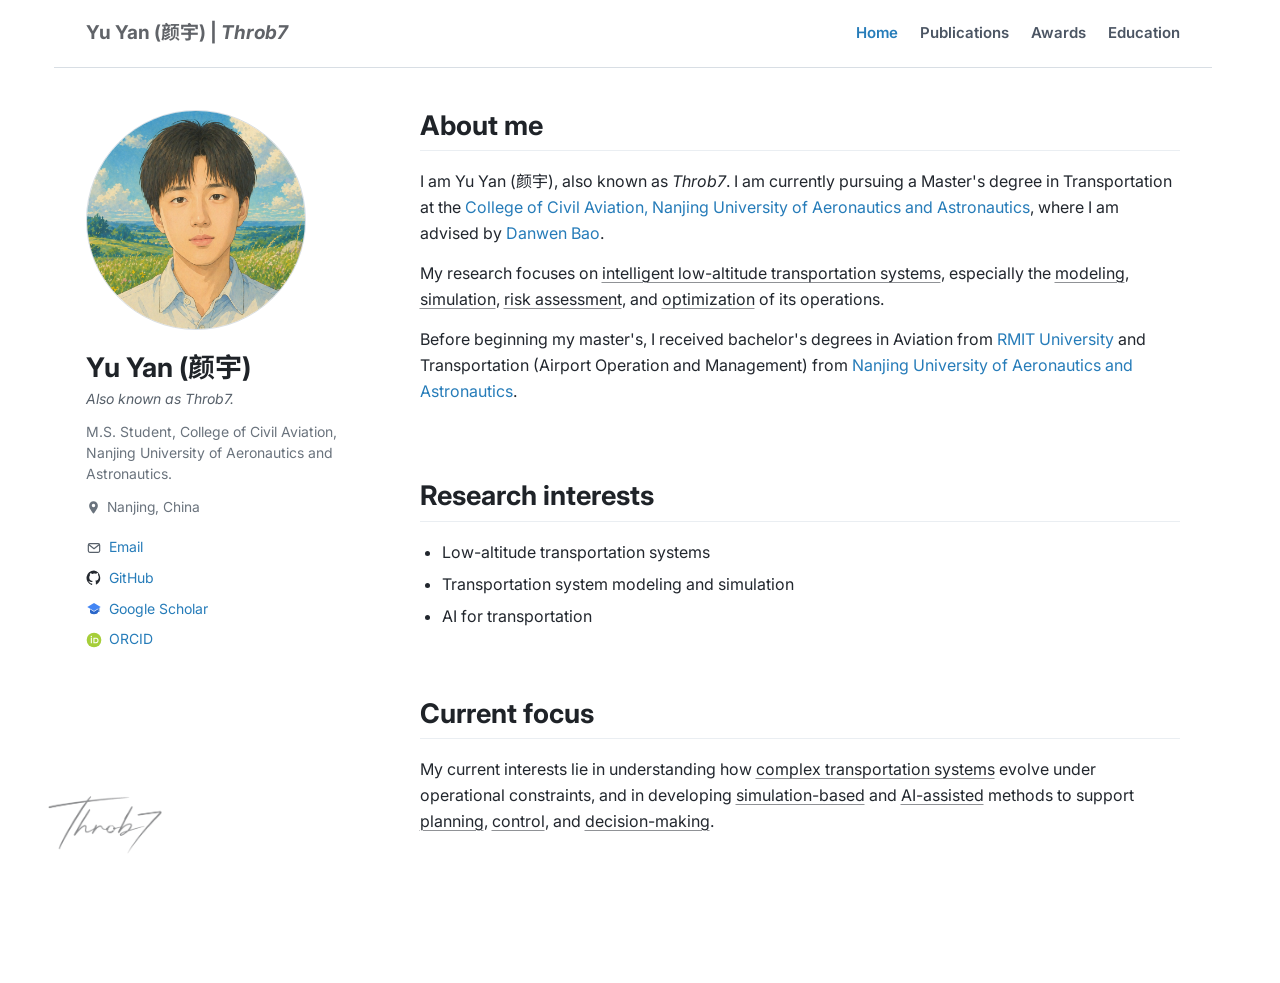
<file: index.html>
<!doctype html>
<html lang="en">
  <head>
    <meta charset="utf-8">
    <meta name="viewport" content="width=device-width, initial-scale=1">
    <meta
      name="description"
      content="Yu Yan's academic homepage for urban air mobility, UAV systems, mobility modeling, and transportation optimization."
    >
    <title>Yu Yan (颜宇) | Throb7</title>
    <link rel="icon" type="image/png" href="assets/favicon.png?v=7">
    <link rel="stylesheet" href="styles.css?v=26">
  </head>
  <body class="home-page">
    <img class="site-signature" src="assets/signature-display.png?v=1" alt="">
    <header class="topbar">
      <a class="site-title" href="index.html">Yu Yan (颜宇) | <em>Throb7</em></a>
      <nav class="topnav" aria-label="Primary navigation">
        <a class="active" href="index.html">Home</a>
        <a href="publications.html">Publications</a>
        <a href="awards.html">Awards</a>
        <a href="education.html">Education</a>
      </nav>
    </header>

    <div class="page">
      <aside class="sidebar" aria-label="Profile">
        <img class="avatar" src="assets/self-avatar.png?v=2" alt="Portrait of Yu Yan">
        <h1>Yu Yan (颜宇)</h1>
        <p class="alias">Also known as <em>Throb7</em>.</p>
        <p class="current-degree">M.S. Student, College of Civil Aviation, Nanjing University of Aeronautics and Astronautics.</p>
        <p class="location"><img src="assets/icon-location.svg" alt="">Nanjing, China</p>
        <div class="profile-links">
          <a href="mailto:yanyu020816@gmail.com"><img src="assets/icon-email.svg?v=2" alt="">Email</a>
          <a href="https://github.com/Throb7777"><img src="assets/icon-github.svg" alt="">GitHub</a>
          <a href="https://scholar.google.com/citations?user=oTF8ilgAAAAJ&amp;hl=zh-CN"><img src="assets/icon-scholar.svg" alt="">Google Scholar</a>
          <a href="https://orcid.org/0009-0008-7919-4093"><img src="assets/icon-orcid.svg" alt="">ORCID</a>
        </div>
      </aside>

      <main class="content">
        <section class="content-section">
          <h2>About me</h2>
          <p>
            I am Yu Yan (颜宇), also known as <em>Throb7</em>. I am currently pursuing a Master's
            degree in Transportation at the
            <a href="https://cca.nuaa.edu.cn/">College of Civil Aviation, Nanjing University of Aeronautics and Astronautics</a>,
            where I am advised by
            <a href="https://cca.nuaa.edu.cn/2021/0910/c15644a261038/page.htm">Danwen Bao</a>.
          </p>
          <p>
            My research focuses on <span class="keyword">intelligent low-altitude transportation systems</span>,
            especially the <span class="keyword">modeling</span>, <span class="keyword">simulation</span>,
            <span class="keyword">risk assessment</span>, and <span class="keyword">optimization</span> of its operations.
          </p>
          <p>
            Before beginning my master's, I received bachelor's degrees in Aviation from
            <a href="https://www.rmit.edu.au/">RMIT University</a> and Transportation (Airport
            Operation and Management) from
            <a href="https://en.nuaa.edu.cn/">Nanjing University of Aeronautics and Astronautics</a>.
          </p>
        </section>

        <section class="content-section">
          <h2>Research interests</h2>
          <ul class="plain-list">
            <li>Low-altitude transportation systems</li>
            <li>Transportation system modeling and simulation</li>
            <li>AI for transportation</li>
          </ul>
        </section>

        <section class="content-section">
          <h2>Current focus</h2>
          <p>
            My current interests lie in understanding how
            <span class="keyword">complex transportation systems</span> evolve under operational constraints,
            and in developing
            <span class="keyword">simulation-based</span> and <span class="keyword">AI-assisted</span>
            methods to support <span class="keyword">planning</span>, <span class="keyword">control</span>,
            and <span class="keyword">decision-making</span>.
          </p>
        </section>
      </main>
    </div>
  </body>
</html>
</file>
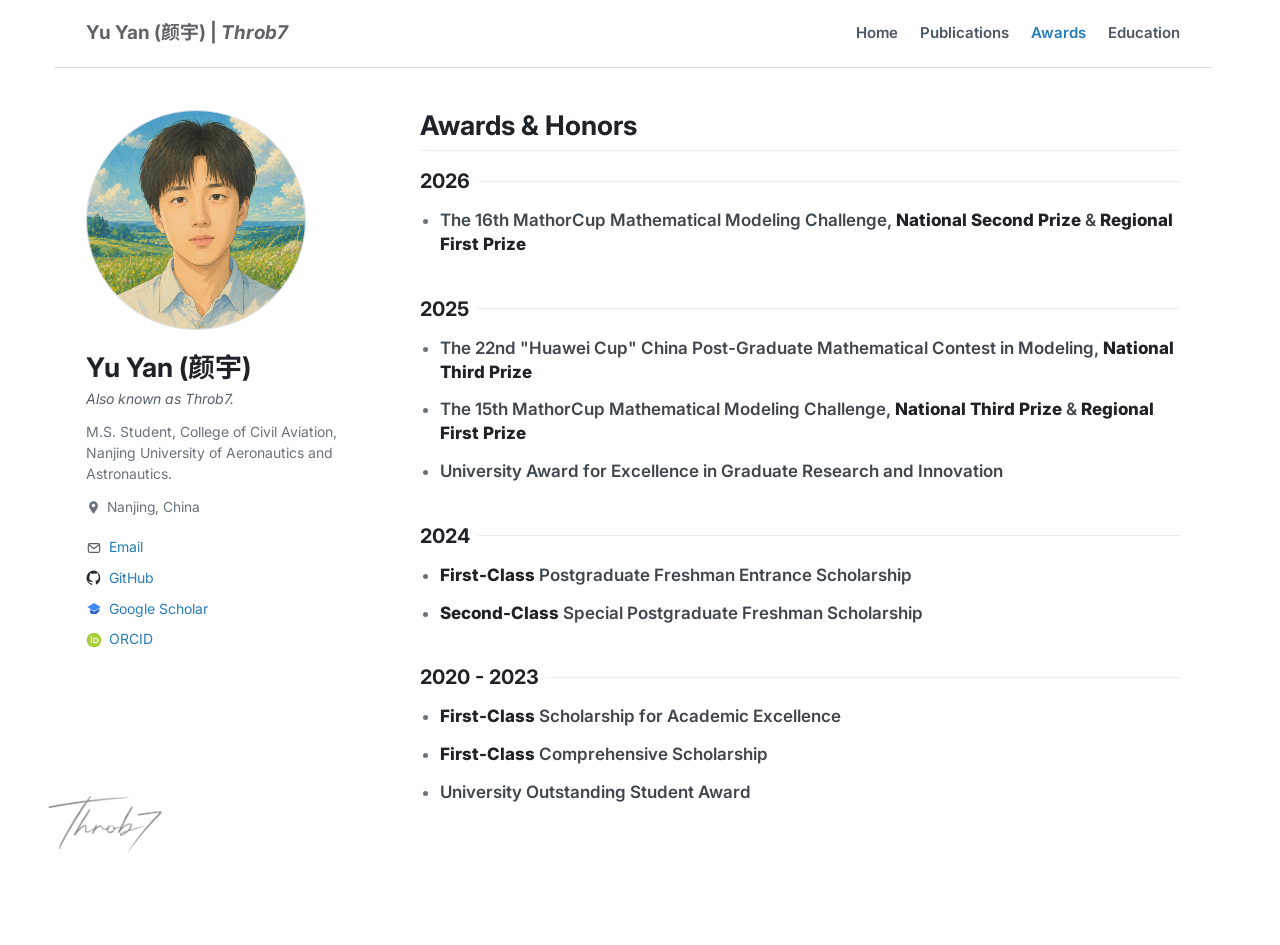
<file: awards.html>
<!doctype html>
<html lang="en">
  <head>
    <meta charset="utf-8">
    <meta name="viewport" content="width=device-width, initial-scale=1">
    <meta name="description" content="Awards and honors for Yu Yan (Throb7).">
    <title>Awards | Yu Yan (颜宇)</title>
    <link rel="icon" type="image/png" href="assets/favicon.png?v=7">
    <link rel="stylesheet" href="styles.css?v=26">
  </head>
  <body class="awards-page">
    <img class="site-signature" src="assets/signature-display.png?v=1" alt="">
    <header class="topbar">
      <a class="site-title" href="index.html">Yu Yan (颜宇) | <em>Throb7</em></a>
      <nav class="topnav" aria-label="Primary navigation">
        <a href="index.html">Home</a>
        <a href="publications.html">Publications</a>
        <a class="active" href="awards.html">Awards</a>
        <a href="education.html">Education</a>
      </nav>
    </header>

    <div class="page">
      <aside class="sidebar" aria-label="Profile">
        <img class="avatar" src="assets/self-avatar.png?v=2" alt="Portrait of Yu Yan">
        <h1>Yu Yan (颜宇)</h1>
        <p class="alias">Also known as <em>Throb7</em>.</p>
        <p class="current-degree">M.S. Student, College of Civil Aviation, Nanjing University of Aeronautics and Astronautics.</p>
        <p class="location"><img src="assets/icon-location.svg" alt="">Nanjing, China</p>
        <div class="profile-links">
          <a href="mailto:yanyu020816@gmail.com"><img src="assets/icon-email.svg?v=2" alt="">Email</a>
          <a href="https://github.com/Throb7777"><img src="assets/icon-github.svg" alt="">GitHub</a>
          <a href="https://scholar.google.com/citations?user=oTF8ilgAAAAJ&amp;hl=zh-CN"><img src="assets/icon-scholar.svg" alt="">Google Scholar</a>
          <a href="https://orcid.org/0009-0008-7919-4093"><img src="assets/icon-orcid.svg" alt="">ORCID</a>
        </div>
      </aside>

      <main class="content">
        <section class="content-section">
          <h2>Awards &amp; Honors</h2>
          <div class="year-group">
            <h3>2026</h3>
            <ul class="plain-list">
              <li>The 16th MathorCup Mathematical Modeling Challenge, <strong>National Second Prize</strong> &amp; <strong>Regional First Prize</strong></li>
            </ul>
          </div>
          <div class="year-group">
            <h3>2025</h3>
            <ul class="plain-list">
              <li>The 22nd "Huawei Cup" China Post-Graduate Mathematical Contest in Modeling, <strong>National Third Prize</strong></li>
              <li>The 15th MathorCup Mathematical Modeling Challenge, <strong>National Third Prize</strong> &amp; <strong>Regional First Prize</strong></li>
              <li>University Award for Excellence in Graduate Research and Innovation</li>
            </ul>
          </div>
          <div class="year-group">
            <h3>2024</h3>
            <ul class="plain-list">
              <li><strong>First-Class</strong> Postgraduate Freshman Entrance Scholarship</li>
              <li><strong>Second-Class</strong> Special Postgraduate Freshman Scholarship</li>
            </ul>
          </div>
          <div class="year-group">
            <h3>2020 - 2023</h3>
            <ul class="plain-list">
              <li><strong>First-Class</strong> Scholarship for Academic Excellence</li>
              <li><strong>First-Class</strong> Comprehensive Scholarship</li>
              <li>University Outstanding Student Award</li>
            </ul>
          </div>
        </section>
      </main>
    </div>
  </body>
</html>
</file>
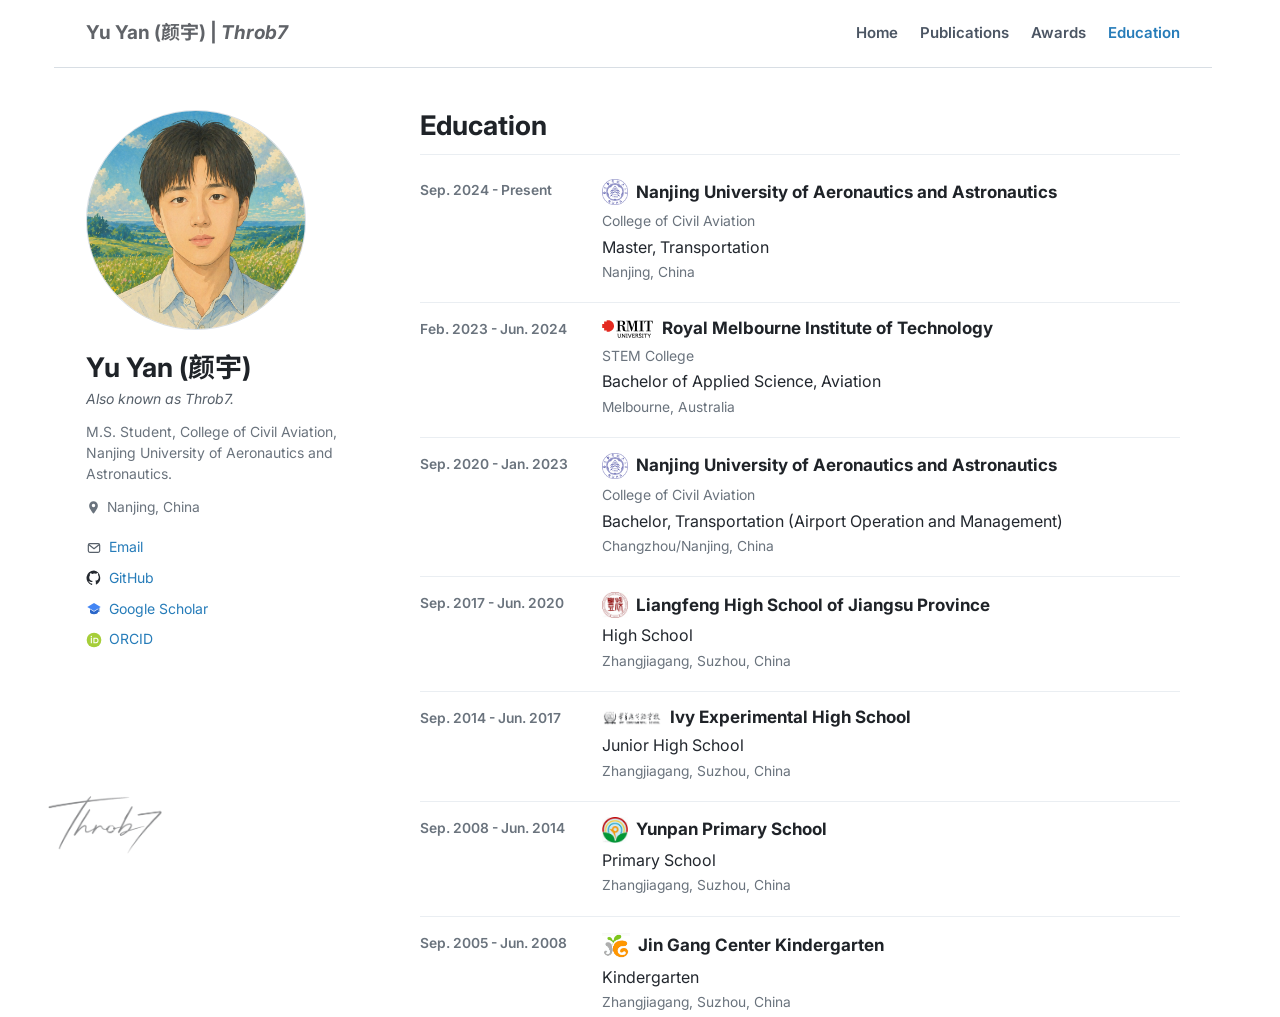
<file: education.html>
<!doctype html>
<html lang="en">
  <head>
    <meta charset="utf-8">
    <meta name="viewport" content="width=device-width, initial-scale=1">
    <meta name="description" content="Education background for Yu Yan (Throb7).">
    <title>Education | Yu Yan (颜宇)</title>
    <link rel="icon" type="image/png" href="assets/favicon.png?v=7">
    <link rel="stylesheet" href="styles.css?v=26">
  </head>
  <body class="education-page">
    <img class="site-signature" src="assets/signature-display.png?v=1" alt="">
    <header class="topbar">
      <a class="site-title" href="index.html">Yu Yan (颜宇) | <em>Throb7</em></a>
      <nav class="topnav" aria-label="Primary navigation">
        <a href="index.html">Home</a>
        <a href="publications.html">Publications</a>
        <a href="awards.html">Awards</a>
        <a class="active" href="education.html">Education</a>
      </nav>
    </header>

    <div class="page">
      <aside class="sidebar" aria-label="Profile">
        <img class="avatar" src="assets/self-avatar.png?v=2" alt="Portrait of Yu Yan">
        <h1>Yu Yan (颜宇)</h1>
        <p class="alias">Also known as <em>Throb7</em>.</p>
        <p class="current-degree">M.S. Student, College of Civil Aviation, Nanjing University of Aeronautics and Astronautics.</p>
        <p class="location"><img src="assets/icon-location.svg" alt="">Nanjing, China</p>
        <div class="profile-links">
          <a href="mailto:yanyu020816@gmail.com"><img src="assets/icon-email.svg?v=2" alt="">Email</a>
          <a href="https://github.com/Throb7777"><img src="assets/icon-github.svg" alt="">GitHub</a>
          <a href="https://scholar.google.com/citations?user=oTF8ilgAAAAJ&amp;hl=zh-CN"><img src="assets/icon-scholar.svg" alt="">Google Scholar</a>
          <a href="https://orcid.org/0009-0008-7919-4093"><img src="assets/icon-orcid.svg" alt="">ORCID</a>
        </div>
      </aside>

      <main class="content">
        <section class="content-section">
          <h2>Education</h2>
          <div class="timeline">
            <article class="timeline-item">
              <p class="date">Sep. 2024 - Present</p>
              <div>
                <h3><img class="school-logo school-logo-seal" src="assets/logo-nuaa.png" alt="NUAA logo">Nanjing University of Aeronautics and Astronautics</h3>
                <p class="subtitle">College of Civil Aviation</p>
                <p>Master, Transportation</p>
                <p class="meta">Nanjing, China</p>
              </div>
            </article>
            <article class="timeline-item">
              <p class="date">Feb. 2023 - Jun. 2024</p>
              <div>
                <h3><img class="school-logo school-logo-rmit" src="assets/RMIT_University_Logo.svg" alt="RMIT University logo">Royal Melbourne Institute of Technology</h3>
                <p class="subtitle">STEM College</p>
                <p>Bachelor of Applied Science, Aviation</p>
                <p class="meta">Melbourne, Australia</p>
              </div>
            </article>
            <article class="timeline-item">
              <p class="date">Sep. 2020 - Jan. 2023</p>
              <div>
                <h3><img class="school-logo school-logo-seal" src="assets/logo-nuaa.png" alt="NUAA logo">Nanjing University of Aeronautics and Astronautics</h3>
                <p class="subtitle">College of Civil Aviation</p>
                <p>Bachelor, Transportation (Airport Operation and Management)</p>
                <p class="meta">Changzhou/Nanjing, China</p>
              </div>
            </article>
            <article class="timeline-item">
              <p class="date">Sep. 2017 - Jun. 2020</p>
              <div>
                <h3><img class="school-logo school-logo-seal" src="assets/logo-liangfeng.png" alt="Liangfeng High School logo">Liangfeng High School of Jiangsu Province</h3>
                <p>High School</p>
                <p class="meta">Zhangjiagang, Suzhou, China</p>
              </div>
            </article>
            <article class="timeline-item">
              <p class="date">Sep. 2014 - Jun. 2017</p>
              <div>
                <h3><img class="school-logo school-logo-ivy" src="assets/logo-ivy.png" alt="Ivy Experimental High School logo">Ivy Experimental High School</h3>
                <p>Junior High School</p>
                <p class="meta">Zhangjiagang, Suzhou, China</p>
              </div>
            </article>
            <article class="timeline-item">
              <p class="date">Sep. 2008 - Jun. 2014</p>
              <div>
                <h3><img class="school-logo school-logo-seal" src="assets/logo-yunpan.png" alt="Yunpan Primary School logo">Yunpan Primary School</h3>
                <p>Primary School</p>
                <p class="meta">Zhangjiagang, Suzhou, China</p>
              </div>
            </article>
            <article class="timeline-item">
              <p class="date">Sep. 2005 - Jun. 2008</p>
              <div>
                <h3><img class="school-logo school-logo-kindergarten" src="assets/logo-jingang.png" alt="Jin Gang Center Kindergarten logo">Jin Gang Center Kindergarten</h3>
                <p>Kindergarten</p>
                <p class="meta">Zhangjiagang, Suzhou, China</p>
              </div>
            </article>
          </div>
        </section>
      </main>
    </div>
  </body>
</html>
</file>
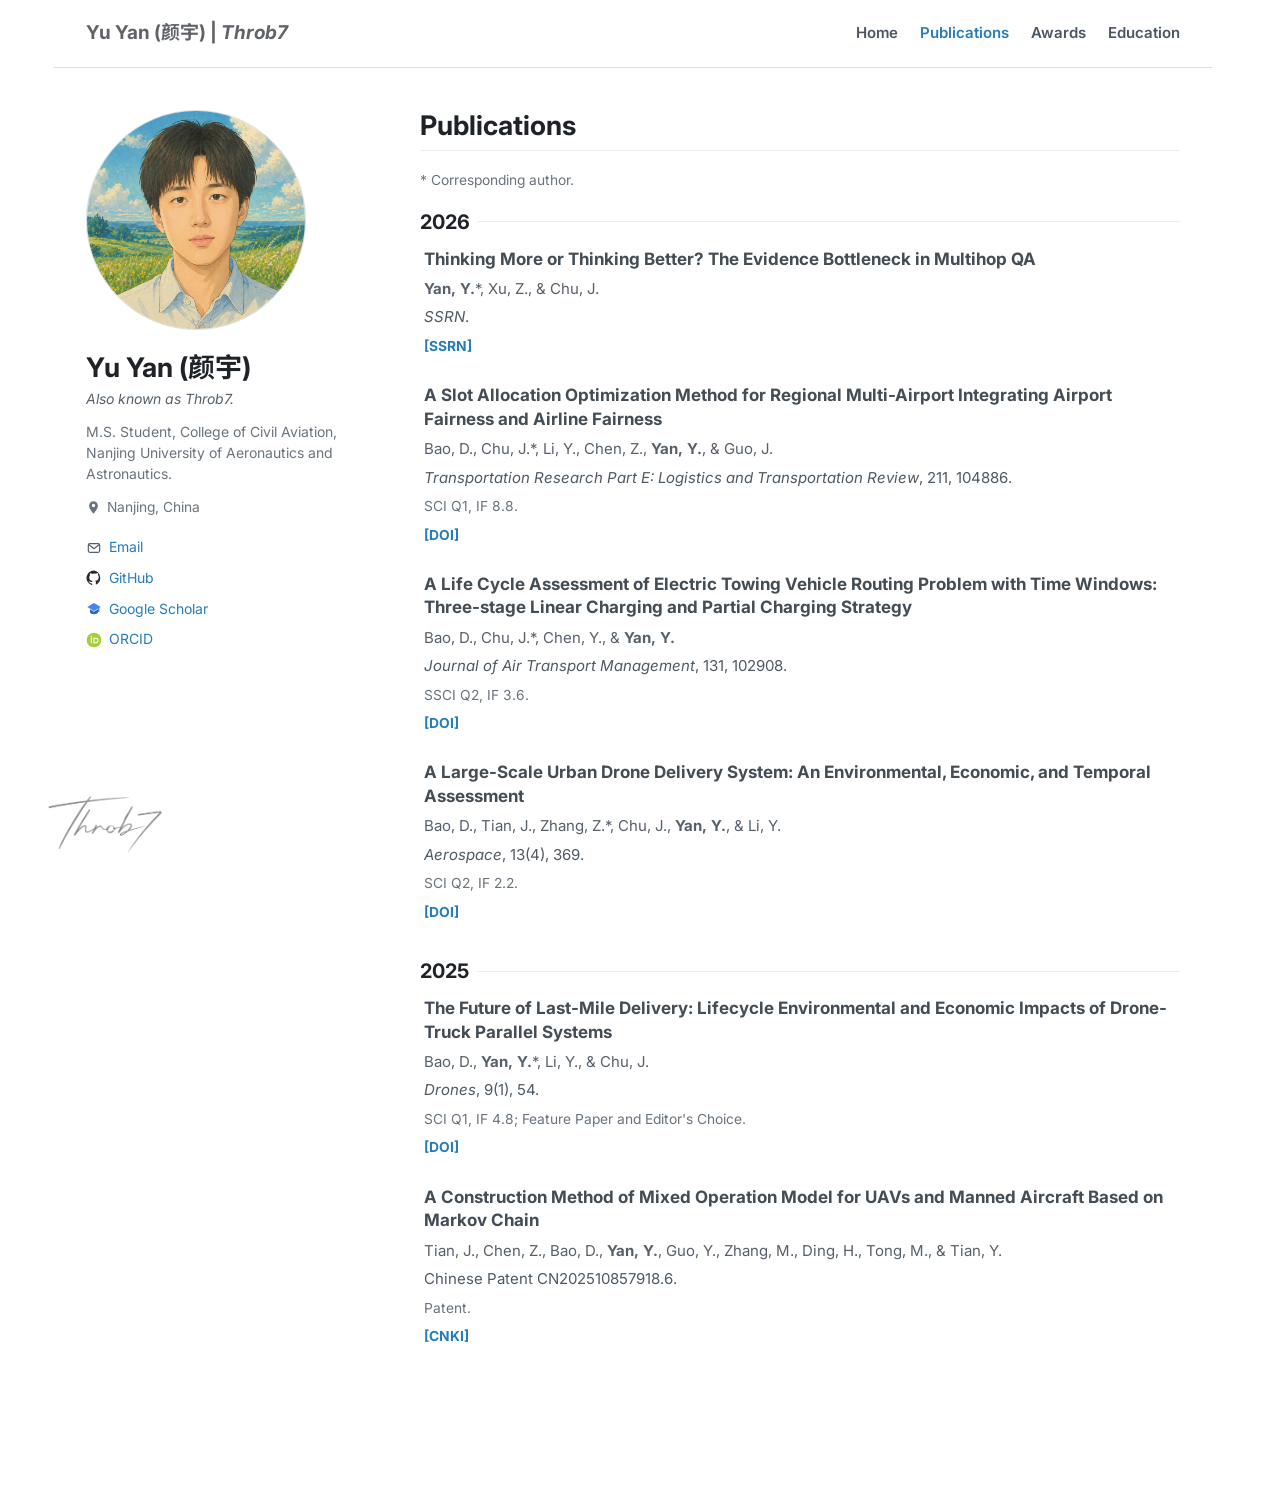
<file: publications.html>
<!doctype html>
<html lang="en">
  <head>
    <meta charset="utf-8">
    <meta name="viewport" content="width=device-width, initial-scale=1">
    <meta name="description" content="Publications by Yu Yan (Throb7).">
    <title>Publications | Yu Yan (颜宇)</title>
    <link rel="icon" type="image/png" href="assets/favicon.png?v=7">
    <link rel="stylesheet" href="styles.css?v=26">
  </head>
  <body>
    <img class="site-signature" src="assets/signature-display.png?v=1" alt="">
    <header class="topbar">
      <a class="site-title" href="index.html">Yu Yan (颜宇) | <em>Throb7</em></a>
      <nav class="topnav" aria-label="Primary navigation">
        <a href="index.html">Home</a>
        <a class="active" href="publications.html">Publications</a>
        <a href="awards.html">Awards</a>
        <a href="education.html">Education</a>
      </nav>
    </header>

    <div class="page">
      <aside class="sidebar" aria-label="Profile">
        <img class="avatar" src="assets/self-avatar.png?v=2" alt="Portrait of Yu Yan">
        <h1>Yu Yan (颜宇)</h1>
        <p class="alias">Also known as <em>Throb7</em>.</p>
        <p class="current-degree">M.S. Student, College of Civil Aviation, Nanjing University of Aeronautics and Astronautics.</p>
        <p class="location"><img src="assets/icon-location.svg" alt="">Nanjing, China</p>
        <div class="profile-links">
          <a href="mailto:yanyu020816@gmail.com"><img src="assets/icon-email.svg?v=2" alt="">Email</a>
          <a href="https://github.com/Throb7777"><img src="assets/icon-github.svg" alt="">GitHub</a>
          <a href="https://scholar.google.com/citations?user=oTF8ilgAAAAJ&amp;hl=zh-CN"><img src="assets/icon-scholar.svg" alt="">Google Scholar</a>
          <a href="https://orcid.org/0009-0008-7919-4093"><img src="assets/icon-orcid.svg" alt="">ORCID</a>
        </div>
      </aside>

      <main class="content">
        <section class="content-section">
          <h2>Publications</h2>
          <p class="section-note">* Corresponding author.</p>
          <div class="publication-list">
            <section class="publication-year">
              <h3>2026</h3>
              <article class="publication-entry">
                <h4>Thinking More or Thinking Better? The Evidence Bottleneck in Multihop QA</h4>
                <p class="pub-authors"><strong>Yan, Y.</strong>*, Xu, Z., &amp; Chu, J.</p>
                <p class="pub-venue"><em>SSRN</em>.</p>
                <p class="pub-actions"><a href="https://ssrn.com/abstract=6632340">[SSRN]</a></p>
              </article>
              <article class="publication-entry">
                <h4>A Slot Allocation Optimization Method for Regional Multi-Airport Integrating Airport Fairness and Airline Fairness</h4>
                <p class="pub-authors">Bao, D., Chu, J.*, Li, Y., Chen, Z., <strong>Yan, Y.</strong>, &amp; Guo, J.</p>
                <p class="pub-venue"><em>Transportation Research Part E: Logistics and Transportation Review</em>, 211, 104886.</p>
                <p class="meta">SCI Q1, IF 8.8.</p>
                <p class="pub-actions"><a href="https://doi.org/10.1016/j.tre.2026.104886">[DOI]</a></p>
              </article>
              <article class="publication-entry">
                <h4>A Life Cycle Assessment of Electric Towing Vehicle Routing Problem with Time Windows: Three-stage Linear Charging and Partial Charging Strategy</h4>
                <p class="pub-authors">Bao, D., Chu, J.*, Chen, Y., &amp; <strong>Yan, Y.</strong></p>
                <p class="pub-venue"><em>Journal of Air Transport Management</em>, 131, 102908.</p>
                <p class="meta">SSCI Q2, IF 3.6.</p>
                <p class="pub-actions"><a href="https://doi.org/10.1016/j.jairtraman.2025.102908">[DOI]</a></p>
              </article>
              <article class="publication-entry">
                <h4>A Large-Scale Urban Drone Delivery System: An Environmental, Economic, and Temporal Assessment</h4>
                <p class="pub-authors">Bao, D., Tian, J., Zhang, Z.*, Chu, J., <strong>Yan, Y.</strong>, &amp; Li, Y.</p>
                <p class="pub-venue"><em>Aerospace</em>, 13(4), 369.</p>
                <p class="meta">SCI Q2, IF 2.2.</p>
                <p class="pub-actions"><a href="https://doi.org/10.3390/aerospace13040369">[DOI]</a></p>
              </article>
            </section>
            <section class="publication-year">
              <h3>2025</h3>
              <article class="publication-entry">
                <h4>The Future of Last-Mile Delivery: Lifecycle Environmental and Economic Impacts of Drone-Truck Parallel Systems</h4>
                <p class="pub-authors">Bao, D., <strong>Yan, Y.</strong>*, Li, Y., &amp; Chu, J.</p>
                <p class="pub-venue"><em>Drones</em>, 9(1), 54.</p>
                <p class="meta">SCI Q1, IF 4.8; Feature Paper and Editor's Choice.</p>
                <p class="pub-actions"><a href="https://doi.org/10.3390/drones9010054">[DOI]</a></p>
              </article>
              <article class="publication-entry">
                <h4>A Construction Method of Mixed Operation Model for UAVs and Manned Aircraft Based on Markov Chain</h4>
                <p class="pub-authors">
                  Tian, J., Chen, Z., Bao, D., <strong>Yan, Y.</strong>, Guo, Y., Zhang, M., Ding, H., Tong, M.,
                  &amp; Tian, Y.
                </p>
                <p class="pub-venue">Chinese Patent CN202510857918.6.</p>
                <p class="meta">Patent.</p>
                <p class="pub-actions"><a href="https://kns.cnki.net/kcms2/article/abstract?v=j0ZbOfXgIAijkqAU-oML-lh5bgYH5zD3AcjVxfP7-ds6jfA_ZGe2teav4JLFMz-S6tSi6l7m7EHnBiJeZiUSK5Dom_LoTjGd5dVSD3YqRHmS20ujjljlKJjnggf7R2teDcVxni1j9fqrh-77jWIX4v3ikWbmntt1UZhSjP7qVN5YlE2O4GbXPQ==&amp;uniplatform=NZKPT&amp;language=CHS">[CNKI]</a></p>
              </article>
            </section>
          </div>
        </section>
      </main>
    </div>
  </body>
</html>
</file>
<file: styles.css>
@import url("https://fonts.googleapis.com/css2?family=Inter:wght@400;500;600;700;800&family=Noto+Sans+SC:wght@400;500;600;700;800&display=swap");

:root {
  --page: #ffffff;
  --text: #22272e;
  --muted: #6a737d;
  --link: #267cb9;
  --line: #d8dee4;
  --soft-line: #eaeef2;
  --sidebar: 270px;
  --content: 760px;
  --page-width: calc(var(--sidebar) + var(--content) + 64px);
  --page-pad: 32px;
}

* {
  box-sizing: border-box;
}

html {
  scroll-behavior: smooth;
  overflow-y: scroll;
  scrollbar-gutter: stable;
}

body {
  margin: 0;
  color: var(--text);
  background: var(--page);
  font-family: "Inter", "Noto Sans SC", "Microsoft YaHei UI", "Microsoft YaHei", "PingFang SC", "Segoe UI", Arial, sans-serif;
  font-size: 16px;
  line-height: 1.62;
  overflow-x: hidden;
}

a {
  color: var(--link);
  text-decoration: none;
}

p,
li,
a,
h1,
h2,
h3,
h4 {
  overflow-wrap: anywhere;
}

a:hover {
  text-decoration: underline;
}

.keyword {
  text-decoration-line: underline;
  text-decoration-color: rgba(34, 39, 46, 0.5);
  text-decoration-thickness: 1px;
  text-underline-offset: 3px;
}

.topbar {
  display: flex;
  align-items: center;
  justify-content: space-between;
  gap: 24px;
  max-width: calc(var(--page-width) + var(--page-pad) * 2);
  margin: 0 auto;
  padding: 18px 32px;
  border-bottom: 1px solid var(--line);
}

.site-title {
  color: rgba(34, 39, 46, 0.72);
  font-size: 19px;
  font-weight: 700;
}

.site-signature {
  position: fixed;
  bottom: 46px;
  left: 48px;
  width: 114px;
  height: auto;
  opacity: 0.48;
  pointer-events: none;
  z-index: 5;
}

.site-title:hover {
  text-decoration: none;
}

.topnav {
  display: flex;
  flex-wrap: wrap;
  gap: 22px;
  font-size: 15px;
  font-weight: 600;
}

.topnav a {
  color: #4b5563;
}

.topnav a.active,
.topnav a:hover {
  color: var(--link);
}

.page {
  display: grid;
  grid-template-columns: var(--sidebar) minmax(0, var(--content));
  gap: 64px;
  max-width: calc(var(--page-width) + var(--page-pad) * 2);
  margin: 0 auto;
  padding: 42px var(--page-pad) 72px;
  overflow-x: hidden;
}

.sidebar {
  position: static;
  align-self: start;
}

.avatar {
  display: block;
  width: 220px;
  height: 220px;
  margin-bottom: 22px;
  border: 1px solid var(--line);
  border-radius: 50%;
  object-fit: cover;
  background: #f6f8fa;
}

.sidebar h1 {
  margin: 0 0 6px;
  color: #1f2328;
  font-size: 27px;
  line-height: 1.15;
}

.alias {
  margin: 0 0 12px;
  color: #57606a;
  font-size: 14px;
  font-style: italic;
  line-height: 1.45;
}

.role {
  margin: 0 0 8px;
  color: var(--muted);
  font-size: 15px;
}

.current-degree {
  margin: 0 0 12px;
  color: var(--muted);
  font-size: 14px;
  line-height: 1.5;
}

.location {
  display: inline-flex;
  align-items: center;
  gap: 6px;
  margin: 0 0 18px;
  color: var(--muted);
  font-size: 13.8px;
}

.location img {
  width: 15px;
  height: 15px;
  flex: 0 0 auto;
}

.profile-links {
  display: grid;
  gap: 8px;
  font-size: 14px;
}

.profile-links a {
  display: inline-flex;
  align-items: center;
  gap: 7px;
  width: max-content;
}

.profile-links img {
  width: 16px;
  height: 16px;
  flex: 0 0 auto;
}

.content {
  max-width: var(--content);
  min-width: 0;
}

.content-section {
  padding-bottom: 34px;
  margin-bottom: 34px;
  border-bottom: 1px solid var(--soft-line);
}

.content-section:last-child {
  border-bottom: 0;
}

.home-page .content-section {
  border-bottom: 0;
  margin-bottom: 31px;
  padding-bottom: 31px;
}

h2 {
  margin: 0 0 18px;
  padding-bottom: 8px;
  border-bottom: 1px solid var(--soft-line);
  color: #1f2328;
  font-size: 27px;
  line-height: 1.2;
}

h3 {
  display: flex;
  align-items: center;
  gap: 8px;
  margin: 0 0 4px;
  color: #1f2328;
  font-size: 18px;
  line-height: 1.3;
}

.school-logo {
  flex: 0 0 auto;
  object-fit: contain;
}

p {
  margin: 0 0 14px;
}

.plain-list {
  margin: 0;
  padding-left: 22px;
}

.plain-list li {
  margin: 6px 0;
}

.section-note,
.meta {
  color: var(--muted);
  font-size: 13.8px;
}

.subtitle {
  margin: 0 0 6px;
  color: var(--muted);
  font-size: 14px;
}

.school-logo-seal {
  width: 30px;
  height: 30px;
}

.school-logo-rmit {
  width: 58px;
  height: 20px;
}

.school-logo-ivy {
  width: 72px;
  height: 24px;
}

.school-logo-kindergarten {
  width: 30px;
  height: 30px;
}

.publication-list {
  margin: 18px 0 0;
}

.publication-year {
  margin-bottom: 36px;
}

.publication-year:last-child {
  margin-bottom: 0;
}

.publication-year h3,
.awards-page .year-group h3 {
  color: #1f2328;
  font-size: 20px;
  font-weight: 700;
  line-height: 1.2;
}

.publication-year h3 {
  margin-bottom: 14px;
}

.awards-page .year-group h3 {
  margin-bottom: 16px;
}

.publication-year h3::after,
.awards-page .year-group h3::after {
  content: "";
  height: 1px;
  flex: 1;
  background: var(--soft-line);
}

.publication-entry {
  margin-bottom: 27px;
  padding-left: 4px;
}

.publication-entry:last-child {
  margin-bottom: 0;
}

.publication-entry h4 {
  margin: 0 0 7px;
  color: #444c54;
  font-size: 17px;
  font-weight: 700;
  line-height: 1.38;
}

.publication-entry p {
  margin-bottom: 6px;
}

.pub-authors {
  color: #57606a;
  font-size: 15px;
  line-height: 1.5;
}

.pub-venue {
  color: #4f5963;
  font-size: 15px;
  line-height: 1.5;
}

.pub-actions {
  display: flex;
  flex-wrap: wrap;
  gap: 12px;
  align-items: center;
}

.pub-actions a {
  color: var(--link);
  font-size: 13.8px;
  font-weight: 700;
  white-space: nowrap;
}

.year-group {
  margin-bottom: 40px;
}

.year-group:last-child {
  margin-bottom: 0;
}

.awards-page .plain-list {
  padding-left: 20px;
}

.awards-page .plain-list li {
  margin: 0 0 14px;
  color: #3f464d;
  font-size: 17px;
  font-weight: 600;
  line-height: 1.4;
}

.awards-page .plain-list li:last-child {
  margin-bottom: 0;
}

.awards-page .plain-list li::marker {
  color: var(--muted);
}

.awards-page .plain-list strong {
  color: #1f2328;
  font-weight: 800;
}

.timeline {
  display: grid;
  gap: 24px;
}

.timeline-item {
  display: grid;
  grid-template-columns: 160px minmax(0, 1fr);
  gap: 26px;
  padding-bottom: 22px;
  border-bottom: 1px solid var(--soft-line);
}

.timeline-item:last-child {
  border-bottom: 0;
}

.date {
  margin: 2px 0 0;
  color: var(--muted);
  font-size: 13.8px;
  font-weight: 600;
}

@media (min-width: 821px) {
  .education-page .page {
    padding-bottom: 0;
  }

  .education-page .content-section {
    margin-bottom: 0;
    padding-bottom: 0;
  }

  .education-page h2 {
    margin-bottom: 24px;
    padding-bottom: 12px;
  }

  .education-page .timeline {
    gap: 15px;
  }

  .education-page .timeline-item {
    gap: 22px;
    padding-bottom: 15px;
  }

  .education-page .timeline-item:last-child {
    padding-bottom: 0;
  }

  .education-page .timeline-item h3 {
    margin-bottom: 6px;
    font-size: 17px;
    line-height: 1.25;
  }

  .education-page .timeline-item p {
    margin-bottom: 5px;
    line-height: 1.4;
  }

  .education-page .timeline-item .subtitle {
    font-size: 14px;
  }

  .education-page .timeline-item .meta,
  .education-page .date {
    font-size: 13.8px;
  }

  .education-page .school-logo-seal {
    width: 26px;
    height: 26px;
  }

  .education-page .school-logo-rmit {
    width: 52px;
    height: 18px;
  }

  .education-page .school-logo-ivy {
    width: 60px;
    height: 20px;
  }

  .education-page .school-logo-kindergarten {
    width: 28px;
    height: 28px;
  }
}

@media (max-width: 820px) {
  .topbar {
    align-items: flex-start;
    flex-direction: column;
    gap: 10px;
    padding: 16px 22px;
    max-width: 100vw;
  }

  .site-signature {
    display: none;
  }

  .page {
    display: block;
    max-width: 100vw;
    padding: 30px 22px 56px;
  }

  .sidebar {
    position: static;
    display: block;
    width: auto;
    min-width: 0;
  }

  .avatar {
    width: 112px;
    height: 112px;
    margin: 0 0 14px;
  }

  .sidebar h1,
  .alias,
  .role,
  .current-degree,
  .location,
  .profile-links {
    grid-column: auto;
  }

  .sidebar h1 {
    margin-top: 0;
    font-size: 24px;
  }

  .role {
    margin-bottom: 8px;
    max-width: 100%;
  }

  .profile-links {
    display: flex;
    flex-wrap: wrap;
    gap: 8px 14px;
  }

  .content,
  .content-section {
    margin-left: 0;
    width: 100%;
    max-width: 100%;
  }

  .timeline-item {
    grid-template-columns: 1fr;
    gap: 6px;
  }
}
</file>
